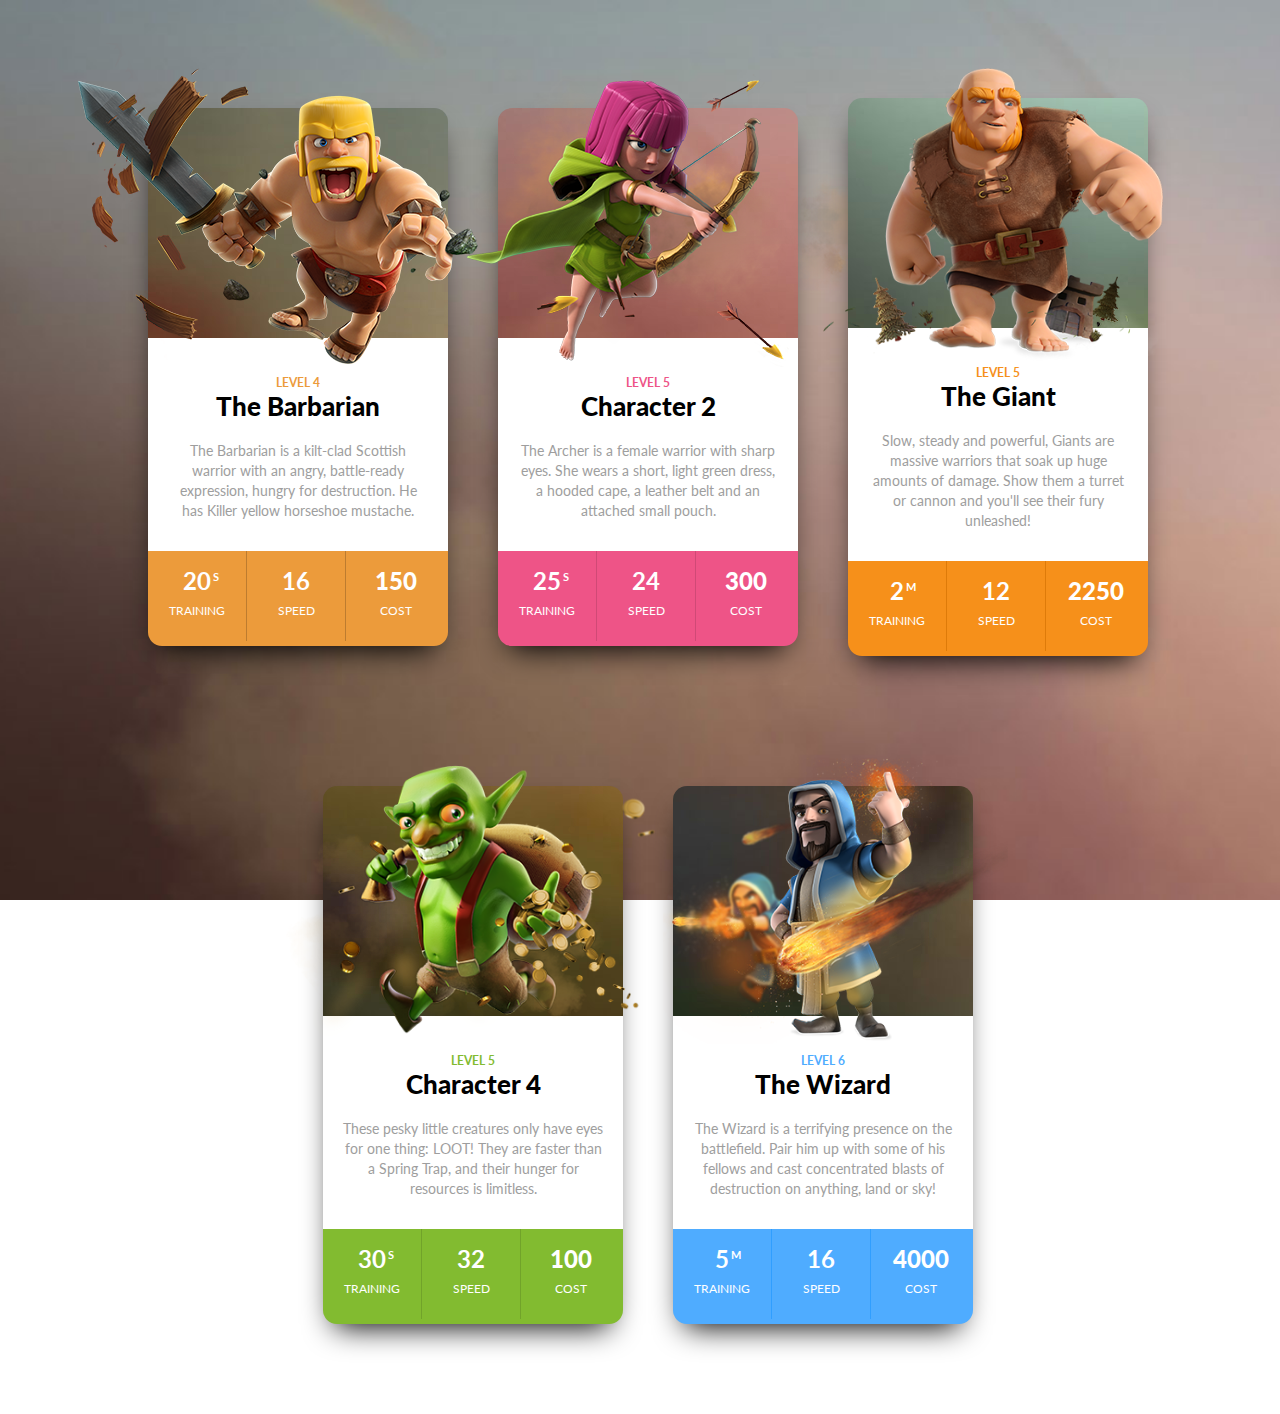
<file: 04_DOM Project/index.html>
<!DOCTYPE html>
<html lang="en">

<head>
    <meta charset="UTF-8" />
    <meta http-equiv="X-UA-Compatible" content="IE=edge" />
    <meta name="viewport" content="width=device-width, initial-scale=1.0" />
    <title>Document</title>
    <link rel="stylesheet" href="./style.css" />
</head>

<body>
    <div class="slide-container">

        <div class="wrapper">
            <div class="clash-card barbarian">
                <div class="clash-card__image clash-card__image--barbarian">
                    <img src="./assets/barbarian.png" alt="barbarian" />
                </div>
                <div class="clash-card__level clash-card__level--barbarian">
                    Level 4
                </div>
                <div>The Barbarian</div>
                <div class="clash-card__unit-description">
                    The Barbarian is a kilt-clad Scottish warrior with an angry,
                    battle-ready expression, hungry for destruction. He has Killer
                    yellow horseshoe mustache.
                </div>

                <div class="clash-card__unit-stats clash-card__unit-stats--barbarian clearfix">
                    <div class="one-third">
                        <div class="stat">20<sup>S</sup></div>
                        <div class="stat-value">Training</div>
                    </div>

                    <div class="one-third">
                        <div class="stat">16</div>
                        <div class="stat-value">Speed</div>
                    </div>

                    <div class="one-third no-border">
                        <div class="stat">150</div>
                        <div class="stat-value">Cost</div>
                    </div>
                </div>
            </div>
            <!-- end clash-card barbarian-->
        </div>
        <!-- end wrapper -->

        <div class="wrapper">
            <div class="clash-card archer">
                <div class="clash-card__image clash-card__image--archer">
                    <img src="./assets/archer.png" alt="archer" />
                </div>
                <div class="clash-card__level clash-card__level--archer">Level 5</div>
                <div>Character 2</div>
                <div class="clash-card__unit-description">
                    The Archer is a female warrior with sharp eyes. She wears a short,
                    light green dress, a hooded cape, a leather belt and an attached
                    small pouch.
                </div>

                <div class="clash-card__unit-stats clash-card__unit-stats--archer clearfix">
                    <div class="one-third">
                        <div class="stat">25<sup>S</sup></div>
                        <div class="stat-value">Training</div>
                    </div>

                    <div class="one-third">
                        <div class="stat">24</div>
                        <div class="stat-value">Speed</div>
                    </div>

                    <div class="one-third no-border">
                        <div class="stat">300</div>
                        <div class="stat-value">Cost</div>
                    </div>
                </div>
            </div>
            <!-- end clash-card archer-->
        </div>
        <!-- end wrapper -->

        <div class="wrapper">
            <div class="clash-card giant">
                <div class="clash-card__image clash-card__image--giant">
                    <img src="./assets/giant.png" alt="giant" />
                </div>
                <div class="clash-card__level clash-card__level--giant">Level 5</div>
                <div>The Giant</div>
                <div class="clash-card__unit-description">
                    Slow, steady and powerful, Giants are massive warriors that soak up
                    huge amounts of damage. Show them a turret or cannon and you'll see
                    their fury unleashed!
                </div>

                <div class="clash-card__unit-stats clash-card__unit-stats--giant clearfix">
                    <div class="one-third">
                        <div class="stat">2<sup>M</sup></div>
                        <div class="stat-value">Training</div>
                    </div>

                    <div class="one-third">
                        <div class="stat">12</div>
                        <div class="stat-value">Speed</div>
                    </div>

                    <div class="one-third no-border">
                        <div class="stat">2250</div>
                        <div class="stat-value">Cost</div>
                    </div>
                </div>
            </div>
            <!-- end clash-card giant-->
        </div>
        <!-- end wrapper -->

        <div class="wrapper">
            <div class="clash-card goblin">
                <div class="clash-card__image clash-card__image--goblin">
                    <img src="./assets/goblin.png" alt="goblin" />
                </div>
                <div class="clash-card__level clash-card__level--goblin">Level 5</div>
                <div>Character 4</div>
                <div class="clash-card__unit-description">
                    These pesky little creatures only have eyes for one thing: LOOT!
                    They are faster than a Spring Trap, and their hunger for resources
                    is limitless.
                </div>

                <div class="clash-card__unit-stats clash-card__unit-stats--goblin clearfix">
                    <div class="one-third">
                        <div class="stat">30<sup>S</sup></div>
                        <div class="stat-value">Training</div>
                    </div>

                    <div class="one-third">
                        <div class="stat">32</div>
                        <div class="stat-value">Speed</div>
                    </div>

                    <div class="one-third no-border">
                        <div class="stat">100</div>
                        <div class="stat-value">Cost</div>
                    </div>
                </div>
            </div>
            <!-- end clash-card goblin-->
        </div>
        <!-- end wrapper -->

        <div class="wrapper">
            <div class="clash-card wizard">
                <div class="clash-card__image clash-card__image--wizard">
                    <img src="./assets/wizard.png" alt="wizard" />
                </div>
                <div class="clash-card__level clash-card__level--wizard">Level 6</div>
                <div>The Wizard</div>
                <div class="clash-card__unit-description">
                    The Wizard is a terrifying presence on the battlefield. Pair him up
                    with some of his fellows and cast concentrated blasts of destruction
                    on anything, land or sky!
                </div>

                <div class="clash-card__unit-stats clash-card__unit-stats--wizard clearfix">
                    <div class="one-third">
                        <div class="stat">5<sup>M</sup></div>
                        <div class="stat-value">Training</div>
                    </div>

                    <div class="one-third">
                        <div class="stat">16</div>
                        <div class="stat-value">Speed</div>
                    </div>

                    <div class="one-third no-border">
                        <div class="stat">4000</div>
                        <div class="stat-value">Cost</div>
                    </div>
                </div>
            </div>
            <!-- end clash-card wizard-->
        </div>
        <!-- end wrapper -->
    </div>
    <!-- end container -->
</body>
</html>
<script src="./script.js"></script>
<!-- <script>
    let bgDiv = document.querySelector(".clash-card__unit-stats--barbarian")
    bgDiv.setAttribute("style", "background-color: #ec9b3b; color: #ffffff")
    console.log(bgDiv);
</script> -->
</file>
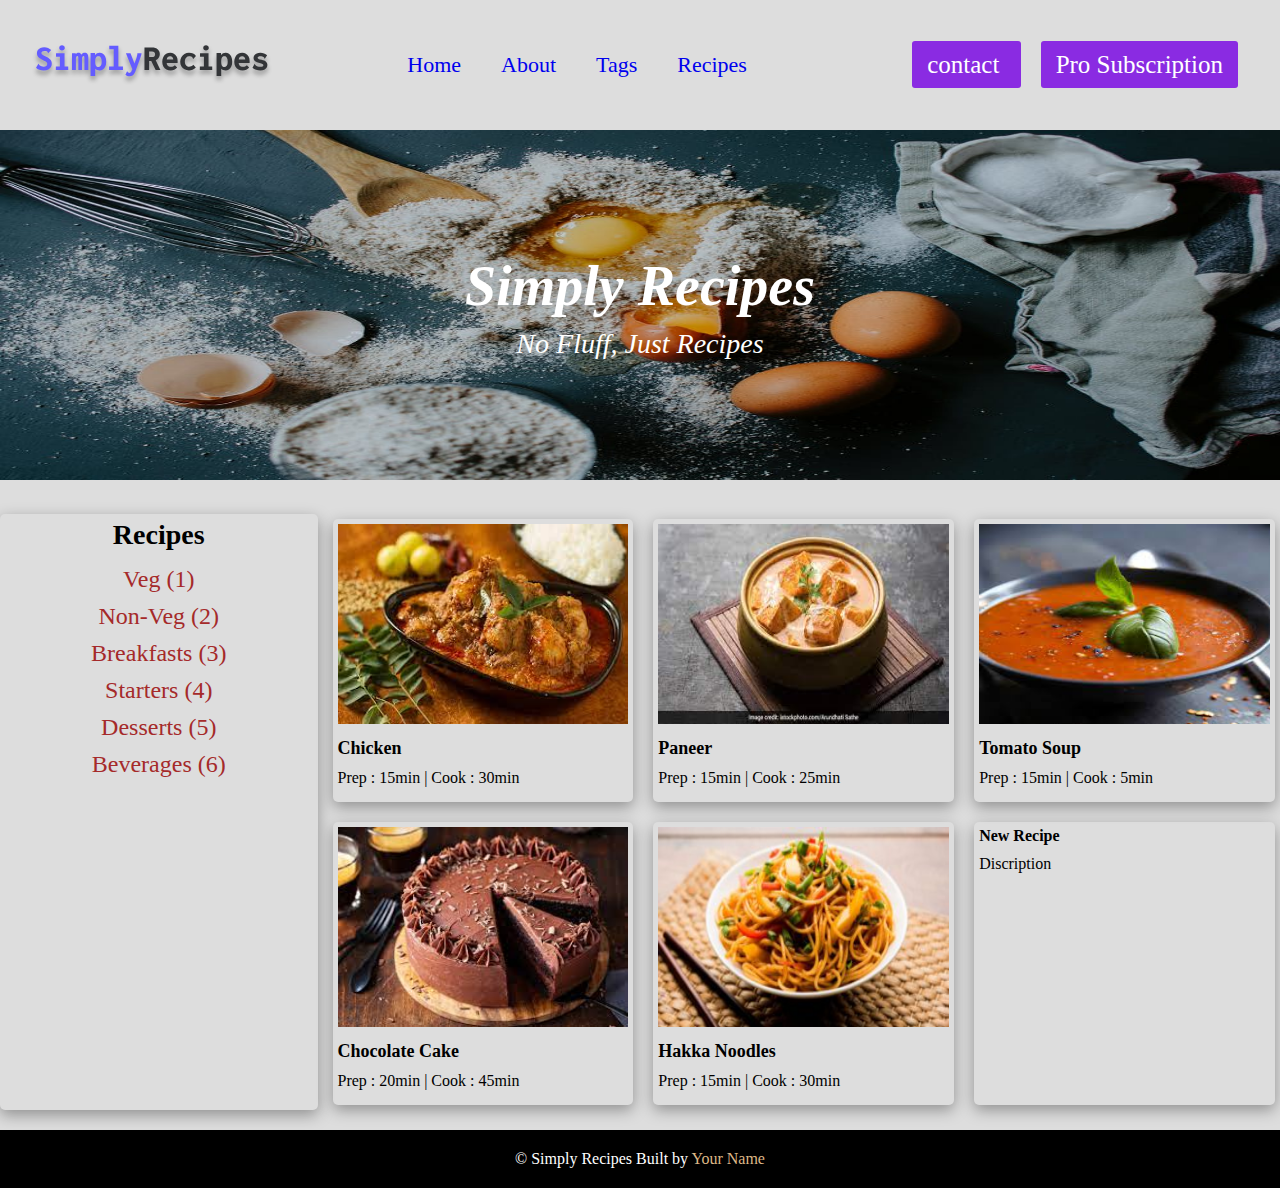
<file: 05_DOM Project/index.html>
<!DOCTYPE html>
<html lang="en">

<head>
    <meta charset="UTF-8" />
    <meta http-equiv="X-UA-Compatible" content="IE=edge" />
    <meta name="viewport" content="width=device-width, initial-scale=1.0" />
    <title>Simply Recipes</title>
    <link rel="stylesheet" href="style.css" />
    <link rel="shortcut icon" href="/img/favicon.ico" type="image/x-icon">
</head>

<body>    
    
    <nav class="navbar">
        <div class="nav-center">
            <div class="nav-header">
                <a href="index.html" class="nav-logo">
                    <img src="./img/logo.svg" alt="Simply Recipes" />
                </a>
            </div>
            <div class="nav-links">
                <a href="index.html" class="nav-link"> home </a>
                <a href="index.html" class="nav-link"> about </a>
                <a href="index.html" class="nav-link"> tags </a>
                <a href="index.html" class="nav-link"> recipes </a>
            </div>
            <div class="myDiv">
                <a href="index.html" class="btn"> contact </a>
            </div>
        </div>
    </nav>
    <main class="page">
        <header class="hero">
            <div class="hero-container">
                <img src="./img/main.jpeg" alt="Main Image">
                <div class="hero-text">
                    <h1>Simply Recipes</h1>
                    <h4>No Fluff, Just Recipes</h4>
                </div>
            </div>
        </header>
        <section class="recipes-container">
            <div class="tags-container">
                <h4 class="text-r">recipes</h4>
                <div>
                    <a href="#"> Veg (1)</a>
                    <a href="#"> Non-Veg (2)</a>
                    <a href="#"> Breakfasts (3)</a>
                    <a href="#"> Starters (4)</a>
                    <a href="#"> Desserts (5)</a>
                    <a href="#"> Beverages (6)</a>
                </div>
            </div>
            <div class="recipe-gallery">
                <div class="card">
                    <a href="#" class="recipe-text">
                        <img src="./img/recipe-1.jpeg" class="recipe-img" />
                        <h5 class="recipe-name">Chicken</h5>
                        <p class="recipe-disp">Prep : 15min | Cook : 30min</p>
                    </a>
                </div>
                <div class="card">
                    <a href="#" class="recipe-text">
                        <img src="./img/recipe-2.jpeg" class="recipe-img " />
                        <h5 class="recipe-name">Paneer</h5>
                        <p class="recipe-disp">Prep : 15min | Cook : 25min</p>
                    </a>
                </div>
                <div class="card">
                    <a href="#" class="recipe-text">
                        <img src="./img/recipe-3.jpeg" class="recipe-img " />
                        <h5 class="recipe-name">Tomato Soup</h5>
                        <p class="recipe-disp">Prep : 15min | Cook : 5min</p>
                    </a>
                </div>
                <div class="card">
                    <a href="#" class="recipe-text">
                        <img src="./img/recipe-4.jpeg" class="recipe-img " />
                        <h5 class="recipe-name">Chocolate Cake</h5>
                        <p class="recipe-disp">Prep : 20min | Cook : 45min</p>
                    </a>
                </div>
                <div class="card">
                    <a href="#" class="recipe-text">
                        <img src="./img/recipe-5.jpeg" class="recipe-img " />
                        <h5 class="recipe-name">Hakka Noodles</h5>
                        <p class="recipe-disp">Prep : 15min | Cook : 30min</p>
                    </a>
                </div>
            </div>
        </section>
    </main>

    <footer class="page-footer">
        <p>
            &copy;
            <span class="footer-logo">Simply Recipes</span> Built by
            <a href=#>Your Name</a>
        </p>
    </footer>
</body>
</html>
<script src="./script.js"></script>
</file>
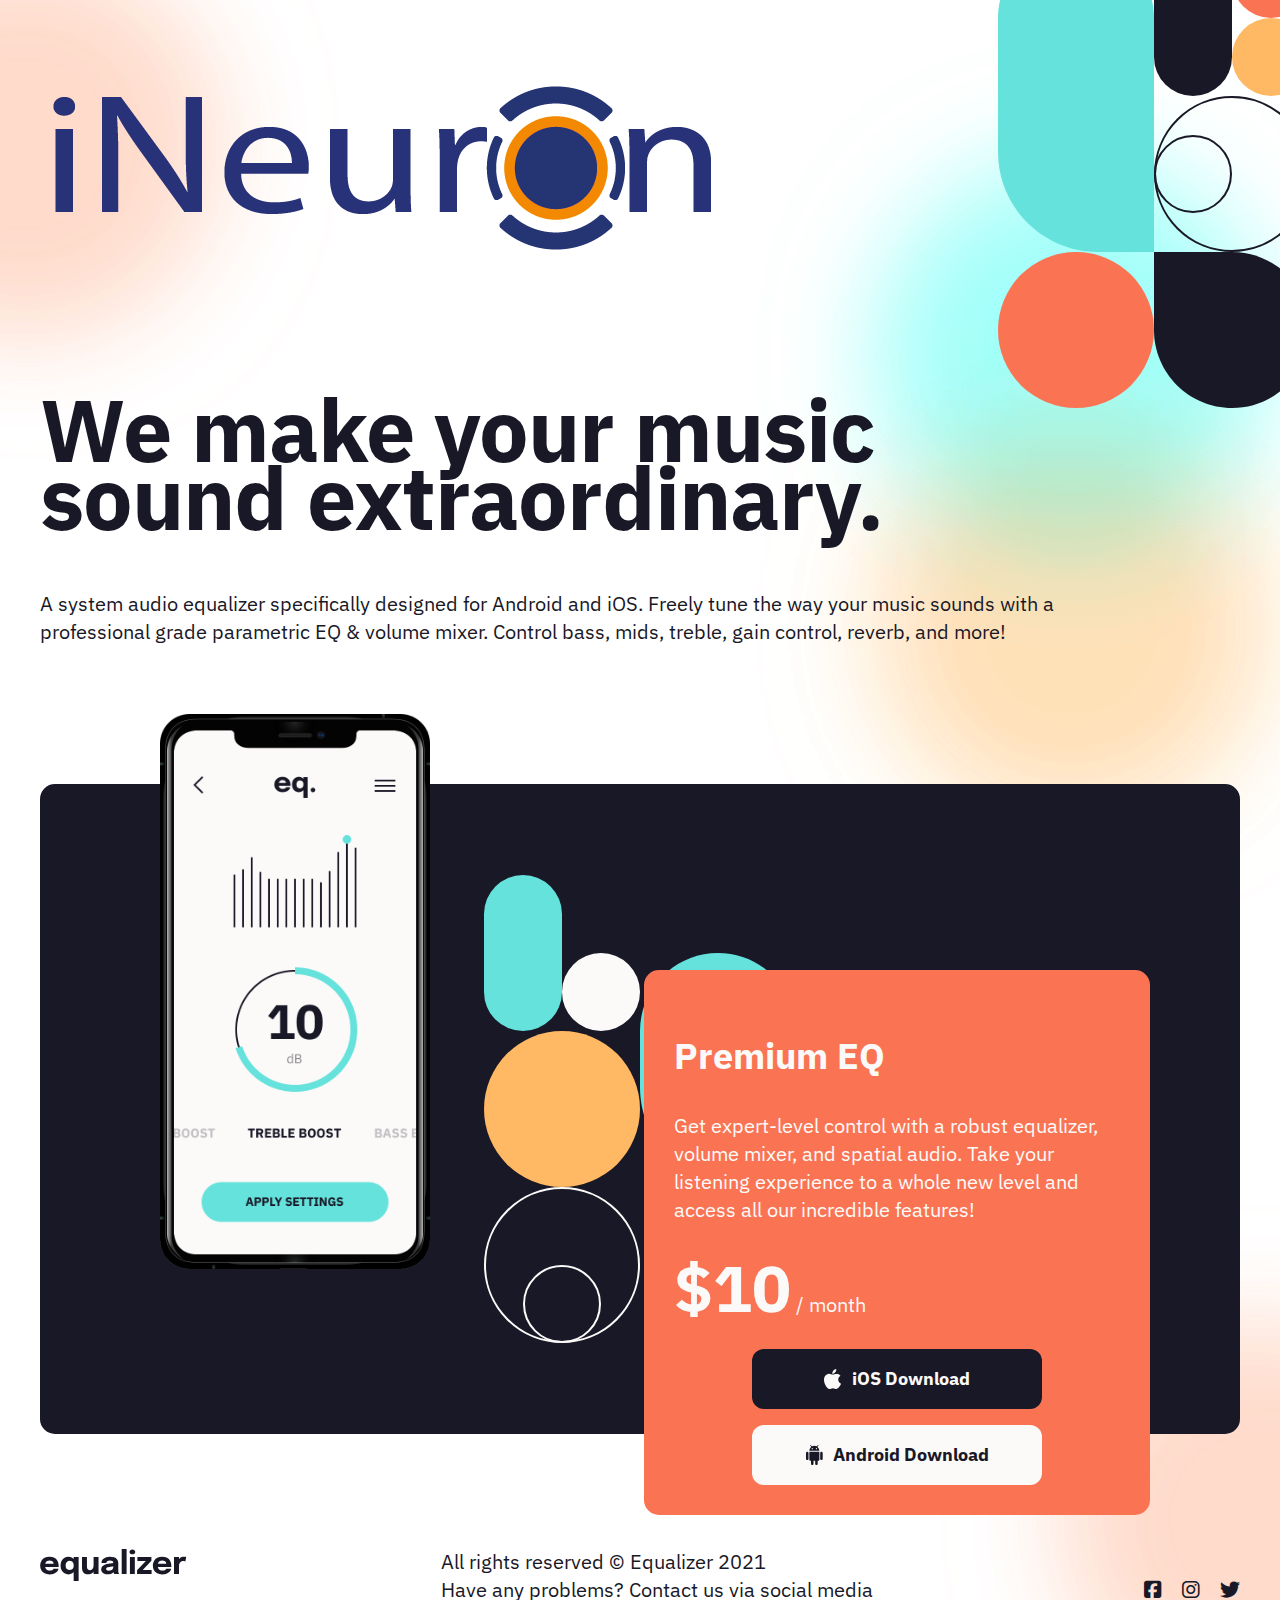
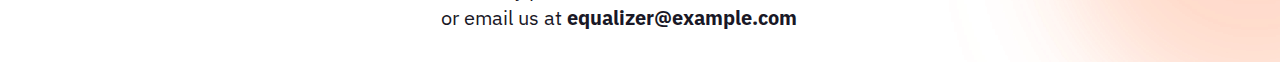
<file: 06_DOM Project/index.html>
<!DOCTYPE html>
<html lang="en">

<head>
  <meta charset="UTF-8">
  <meta name="viewport" content="width=device-width, initial-scale=1.0">

  <link rel="stylesheet" href="./css/style.css">
  <title>DOM Project 3</title>
</head>

<body>

  <main>
    <div class="top_img"><img src="./assets/bg-pattern-1.svg" alt="Background top image"></div>
    <header><img src="./assets/logo.svg" alt="Logo" class="logo"></header>
    <section class="hero">
      <h1>We make your music sound extraordinary.</h1>
      <p>A system audio equalizer specifically designed for Android and iOS. Freely tune the
        way your music sounds with a professional grade parametric EQ & volume mixer. Control
        bass, mids, treble, gain control, reverb, and more!</p>
    </section>

    <section class="app">
      <div class="app_img">
        <img src="./assets/illustration-app.png" alt="Ilustration app">
      </div>
      <div class="app_info">
        <h2>Premium EQ</h2>
        <p>Get expert-level control with a robust equalizer, volume mixer, and spatial audio. Take
          your listening experience to a whole new level and access all our incredible features!</p>
        <div class="app_price">
          <span>$4</span> / month
        </div>
        <div class="buttons">
          <div class="button iosDownload">
            <img src="./assets/icon-apple.svg" alt="iOS button">
            <span>iOS Download</span>
          </div>
          <div class="button androidDownload">
            <img src="./assets/icon-android.svg" alt="Android button">
            <span>Android Download</span>
          </div>
        </div>
      </div>
    </section>

    <footer>
      <div class="footer_logo"><img src="./assets/logo.svg" alt="Logo" class="logo"></div>
      <div class="footer_text">
        <div class="footer_copy">All rights reserved © Equalizer 2021</div>
        <div class="footer_problems"> Have any problems? Contact us via social media or email us at
          <strong>equalizer@example.com </strong>
        </div>
      </div>

      <div class="footer_social">
        <div class="footer_social_ico"><i class="fa-brands fa-square-facebook"></i></div>
        <div class="footer_social_ico"><i class="fa-brands fa-instagram"></i></div>
        <div class="footer_social_ico"><i class="fa-brands fa-twitter"></i></div>
      </div>

    </footer>
  </main>


  <link rel="stylesheet" href="https://cdnjs.cloudflare.com/ajax/libs/font-awesome/6.2.0/css/all.min.css">
</body>

</html>
<script src="./Script.js"></script>
</file>
<file: 04_DOM Project/style.css>
@import url(https://fonts.googleapis.com/css?family=Lato:400,700,900);
*,
*:before,
*:after {
  box-sizing: border-box;
}

body {
  background: linear-gradient(to bottom, #8c7a7a 0%, #af877c 65%, #af877c 100%) fixed;
  background: url("./assets/coc-background.jpg") no-repeat center center fixed;
  background-size: cover;
  font: 14px/20px "Lato", Arial, sans-serif;
  color: #9e9e9e;
  height: 100vh;
  width: 100vw;
  display: flex;
  align-items: center;
  justify-content: space-around;
  overflow-x: hidden;
}

.slide-container {
  margin: auto;
  display: flex;
  gap: 50px;
  align-items: center;
  justify-content: center;
  flex-wrap: wrap;
  padding: 50px 30px;
}

.wrapper {
  padding-top: 40px;
  padding-bottom: 40px;
}
.wrapper:focus {
  outline: 0;
}

.clash-card {
  background: white;
  width: 300px;
  display: inline-block;
  margin: auto;
  border-radius: 19px;
  position: relative;
  text-align: center;
  box-shadow: -1px 15px 30px -12px black;
  z-index: 9999;
}

.clash-card__image {
  position: relative;
  height: 230px;
  margin-bottom: 35px;
  border-top-left-radius: 14px;
  border-top-right-radius: 14px;
}

.clash-card__image--barbarian {
  background: url("./assets/barbarian-bg.jpg");
}
.clash-card__image--barbarian img {
  width: 400px;
  position: absolute;
  top: -65px;
  left: -70px;
}
.clash-card__image--archer {
  background: url("./assets/archer-bg.jpg");
}
.clash-card__image--archer img {
  width: 400px;
  position: absolute;
  top: -34px;
  left: -37px;
}

.clash-card__image--giant {
  background: url("./assets/giant-bg.jpg");
}
.clash-card__image--giant img {
  width: 340px;
  position: absolute;
  top: -30px;
  left: -25px;
}

.clash-card__image--goblin {
  background: url("./assets//goblin-bg.jpg");
}
.clash-card__image--goblin img {
  width: 370px;
  position: absolute;
  top: -21px;
  left: -37px;
}

.clash-card__image--wizard {
  background: url("./assets/wizard-bg.jpg");
}
.clash-card__image--wizard img {
  width: 345px;
  position: absolute;
  top: -28px;
  left: -10px;
}

.clash-card__level {
  text-transform: uppercase;
  font-size: 12px;
  font-weight: 700;
  margin-bottom: 3px;
}

.clash-card__level--barbarian {
  color: #ec9b3b;
}

.clash-card__level--archer {
  color: #ee5487;
}

.clash-card__level--giant {
  color: #f6901a;
}

.clash-card__level--goblin {
  color: #82bb30;
}

.clash-card__level--wizard {
  color: #4facff;
}

.clash-card div:nth-child(3) {
  font-size: 26px;
  color: black;
  font-weight: 900;
  margin-bottom: 5px;
}

.clash-card__unit-description {
  padding: 20px;
  margin-bottom: 10px;
}


.clash-card__unit-stats--barbarian .one-third {
  border-right: 1px solid #bd7c2f;
}


.clash-card__unit-stats--archer .one-third {
  border-right: 1px solid #d04976;
}


.clash-card__unit-stats--giant .one-third {
  border-right: 1px solid #de7b09;
}


.clash-card__unit-stats--goblin .one-third {
  border-right: 1px solid #71a32a;
}

.clash-card__unit-stats--wizard .one-third {
  border-right: 1px solid #309eff;
}

.clash-card__unit-stats {

  font-weight: 700;
  border-bottom-left-radius: 14px;
  border-bottom-right-radius: 14px;
}
.clash-card__unit-stats .one-third {
  width: 33%;
  float: left;
  padding: 20px 15px;
}
.clash-card__unit-stats sup {
  position: absolute;
  bottom: 4px;
  font-size: 45%;
  margin-left: 2px;
}
.clash-card__unit-stats .stat {
  position: relative;
  font-size: 24px;
  margin-bottom: 10px;
}
.clash-card__unit-stats .stat-value {
  text-transform: uppercase;
  font-weight: 400;
  font-size: 12px;
}
.clash-card__unit-stats .no-border {
  border-right: none;
}

.clearfix:after {
  visibility: hidden;
  display: block;
  font-size: 0;
  content: " ";
  clear: both;
  height: 0;
} 

.slick-prev {
  left: 100px;
  z-index: 999;
}

.slick-next {
  right: 100px;
  z-index: 999;
}
</file>
<file: 05_DOM Project/style.css>
*{
    margin: 0;
    padding: 0;
    box-sizing: border-box;
}

body{
    background-color: #dddddd;
    max-width: 1400px;
    margin: 0 auto;
}

.navbar{
    padding: 32px;
}

.nav-center{
    display: flex;
    justify-content: space-between;
    align-items: center;
}

.nav-links{
    display: flex;
    align-items: center;
    font-size: 22px;

}

.recipe-text{
    text-transform: capitalize;
    text-decoration: none;
    color: black;
}

a{
    text-decoration: none;
}

.nav-link{
    padding: 20px 10px;
}

.nav-links a{
    margin-right: 20px;
    text-transform: capitalize;
    text-decoration: none;
}

.btn{
    background-color: blueviolet;
    padding: 10px 15px;
    color: white;
    border-radius: 3px;
    margin: 10px;
    font-size: 25px;
}

.hero-container{
    position: relative;
    text-align: center;
    margin-bottom: 30px;
}

.hero-container img{
    width: 100%;
    height: 350px;
}

.hero-text{
    position: absolute;
    top: 50%;
    left:50% ;
    transform: translate(-50%,-50%);
}

.hero-text h1{
    font-size: 56px;
    color: white;
    margin-bottom: 10px;
    font-style: italic;
}

.hero-text h4{
    font-size: 28px;
    color: white;
    font-weight: 400;
    font-style: italic;
}


.recipes-container{
    margin: 0 auto;
    display: grid;
    grid-template-columns: 1fr 3fr;
    gap: 10px;
}

.recipe-gallery{
    display: grid;
    grid-template-columns: 1fr 1fr 1fr;
    gap: 20px;
}
.recipe-gallery .card {
    box-shadow: rgba(0, 0, 0, 0.35) 0px 5px 15px;

}

.recipes-container div{
    padding: 5px;
    border-radius: 5px;

} 

.recipe-img{
    width: 100%;
    height: 200px;
}

.recipe-name{
    text-transform: capitalize;
    font-size: 18px;
    margin-top: 10px;
}

.recipe-disp{
    text-transform: capitalize;
    font-size: 16px;
    margin: 10px 0;
}

.tags-container{
    text-align: center;
    box-shadow: rgba(0, 0, 0, 0.35) 0px 5px 15px;

}

.tags-container div:nth-child(2) {
    display: flex;
    flex-direction: column;
    box-shadow: none;

}

.tags-container div:nth-child(2)> a{
    margin-bottom: 10px;
    font-size: 24px;
    color: brown;
    text-transform: capitalize;
}

.text-r{
    font-size: 28px;
    text-transform: capitalize;
    margin-bottom: 10px;
}

.page-footer{
    text-align: center;
    background-color: black;
    color: white;
    padding: 20px;
    margin-top: 20px;
}

.page-footer a{
    text-decoration: none;
    color: burlywood;
    
}
</file>
<file: 06_DOM Project/css/style.css>
@import url('https://fonts.googleapis.com/css2?family=IBM+Plex+Sans:wght@400;700&display=swap');

:root{
    --color1: #66E2DC;
    --color2:#FA7453;
    --color3:#FFB964;
    --color4:#FCFAF9;
    --color5:#191826;

    /*Typo*/
    --ff: 'IBM Plex Sans', sans-serif;
    /*h1*/
    --h1-lh:68px;
    --h1-ls: -1px;
    --h1-fw:700;
    --h1-fs:88px;

    /*h2*/
    --h2-lh:52px;
    --h2-fw: 700;
    --h2-fs:40px;

    /*Body1*/
    --body-fs:20px;
    --body-lh: 34px;    
    /*Body2*/
    --body2-fs: 16px;
    --body2-lh: 26px;

}

/* General */
html, body{
    margin: 0;
    width: 100%;
    min-height: 100vh;
    font-family: var(--ff);
    font-size: var(--body2-fs);
    line-height: var(--body2-lh);
    background-image: url("../assets/bg-main-mobile.png");
    color: var(--color5);
    overflow-x: hidden;
}
h1{
    font-size: var(--h1-fs);
    line-height: var(--h1-lh);
    font-weight:var(--h1-fw);
    letter-spacing: var(--h1-ls)
}h2{
    font-size: var(--h2-fs);
    font-weight: var(--h2-fw);
    line-height: var(--h2-lh);
}

/* Buttons */
.button {
    min-width: 290px;
    text-align: center;
    min-height: 60px;
    font-weight: 700;
    border-radius: 12px;
    display: grid;
    align-items: center;
    font-size: 18px;
    cursor: pointer;
    display: flex;
    justify-content: center;
    gap: 10px;
}
.buttons {
    display: flex;
    flex-direction: column;
    align-items: center;
    gap: 16px;
}

.iosDownload {
    background: var(--color5);
    color: var(--color4);
}

.iosDownload:hover {
    background: var(--color1);
}

.androidDownload {
    background-color: var(--color4);
    color: var(--color5);
}

.androidDownload:hover {
    background: var(--color3);
}


/*Content */
main{
    max-width: 1200px;
    margin: 0 auto;
    padding: 30px;
}
section {padding: 34px 0;}

/*Header */
header{
    padding: 39px 0;
}
.top_img{display:none}

/*Hero */
h1{font-size: 40px;}
h2 {font-size: 36px;}
/* App */
.app_img {
    display: flex;
    background-image: url('../assets/bg-pattern-2.svg');
    background-repeat: no-repeat;
    background-position: center;
    background-color: var(--color5);
    position: relative;
    border-radius: 15px;
    margin-top: 50px;
    z-index: 2;
    padding-bottom: 50px;
}.app_img img {
    max-width: 200px;
    margin: 0 auto;
    margin-top: -70px;
}
.app_info {
    background: var(--color2);
    border-radius: 15px;
    padding: 30px;
    margin-top: -20px;
    z-index: 99;
    color: var(--color4);
    position: relative;
    gap: 30px;
    display: grid;
}
.app_info h2 {
    padding: 0;
    margin-bottom: 0;
}
.app_info p {margin-top: 0;}

.app_price span {
    font-size: 65px;
    font-weight: var(--h1-fw);
}

/* Footer */
.footer_social {
    display: flex;
    gap: 20px;
}

.footer_social_ico:hover {
    cursor: pointer;
    color: var(--color2) !important;
}

footer {
    display: grid;
    gap: 20px;
    margin-top: 80px;
}
.footer_logo {align-self: flex-start;}


@media (min-width: 760px) {
    h1 {
        font-size: 64px;
        line-height: 64px;
    }
    
    body {
        font-size: 18px;
        line-height: 28px;
    }
    .top_img {
        display:block;
        position: absolute;
        right: -30px;
        top: -60px;
    }
    .hero {
        max-width: 520px;
    }
    .app_img {
        min-height: 600px;
    }
    
    .app_img img {
        max-width: 270px;
        max-height: 555px;
        margin-left: 10%;
    }
    .app_info {
        max-width: 400px;
        margin-top: -400px;
        margin-left: 240px;
    }
    .footer_content {
        align-items: center;
        display: flex;
    }

}


@media (min-width: 1024px) {
    html, body{
        background-image: url(../assets/bg-main-desktop.png);
        background-position: center;
    }

    .hero {
        max-width: 85vw;
        position: relative;
    }

    h1 {
        font-size: var(--h1-fs);
        line-height: var(--h1-lh);
    }

    body {
        font-size: var(--body-fs);
    }

    .app_info {
        position: absolute;
        margin: unset;
        top: 270px;
        right: 90px;
        max-width: 446px;
    }

    .app {
        position: relative;
    }

    footer {
        display: flex;
        align-items: center;
        justify-content: space-between;
    }

    .footer_text {
        max-width: 450px;
    }
}
</file>
